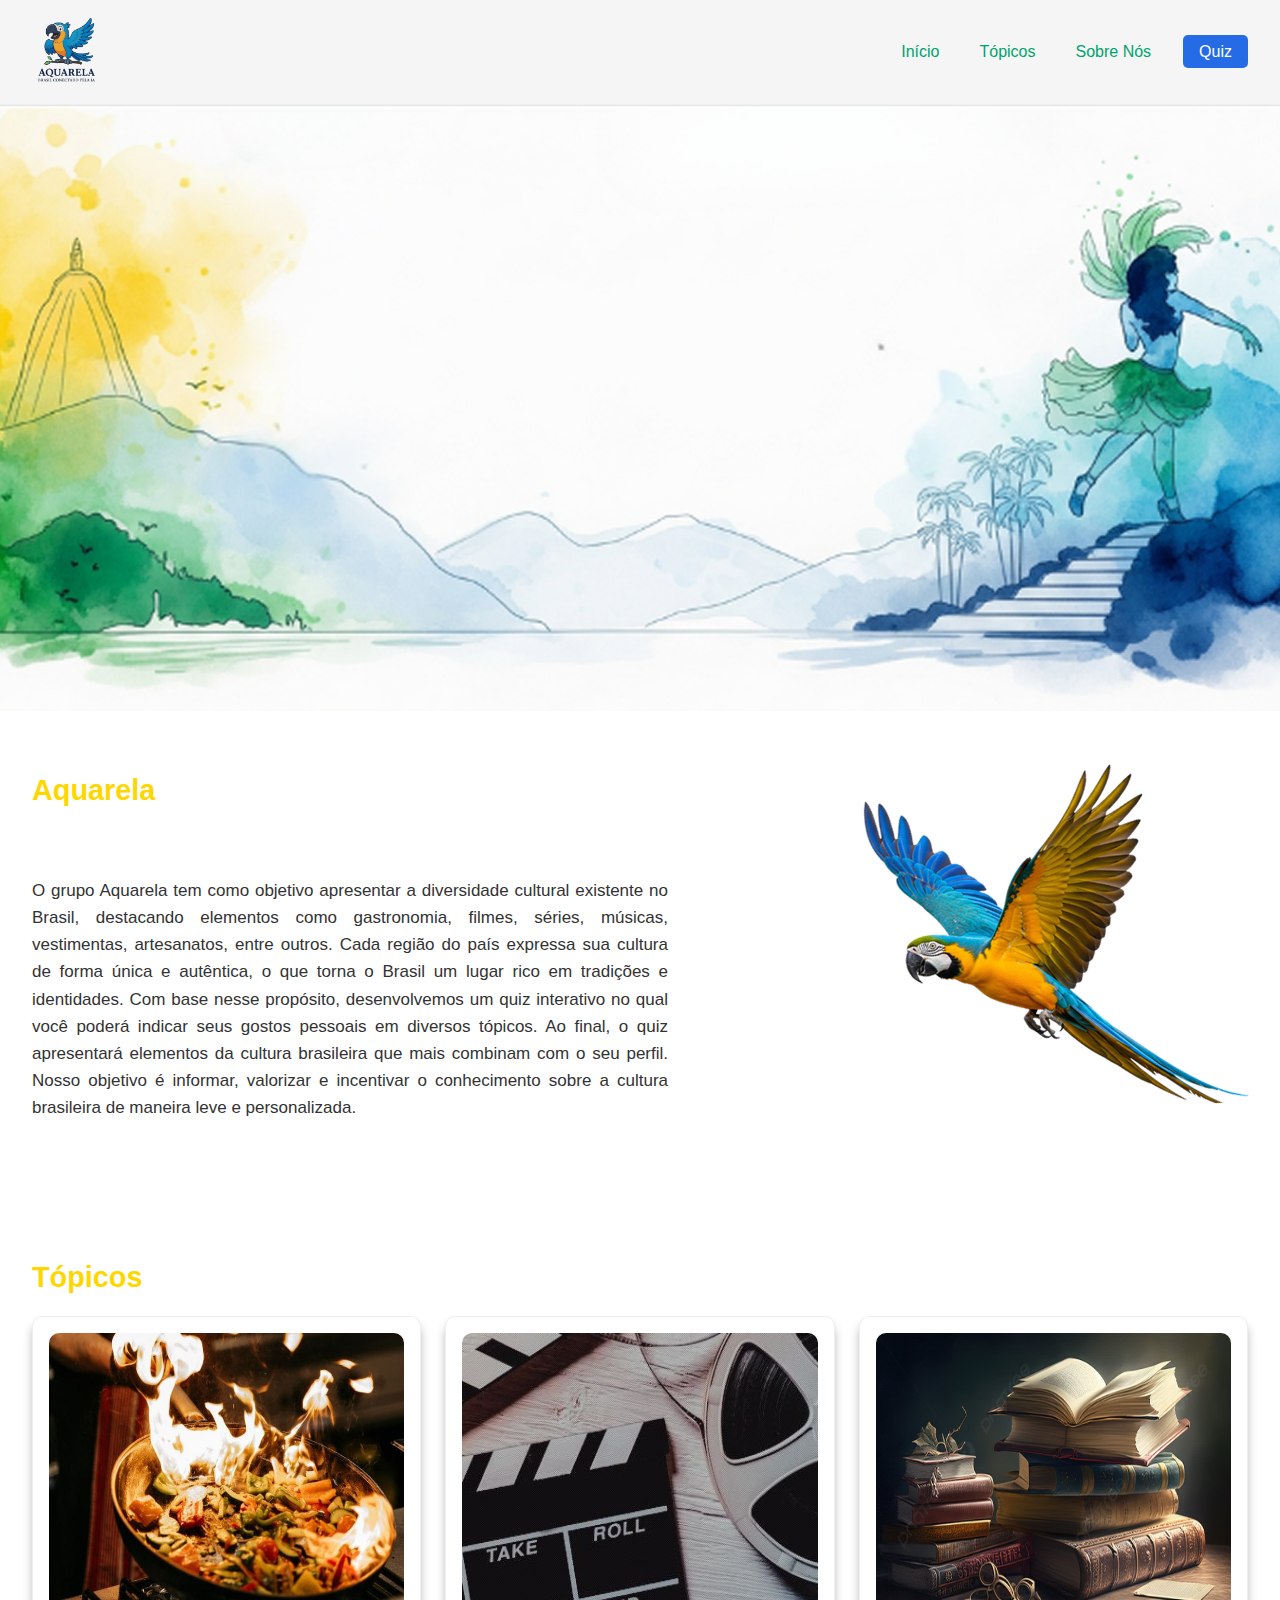
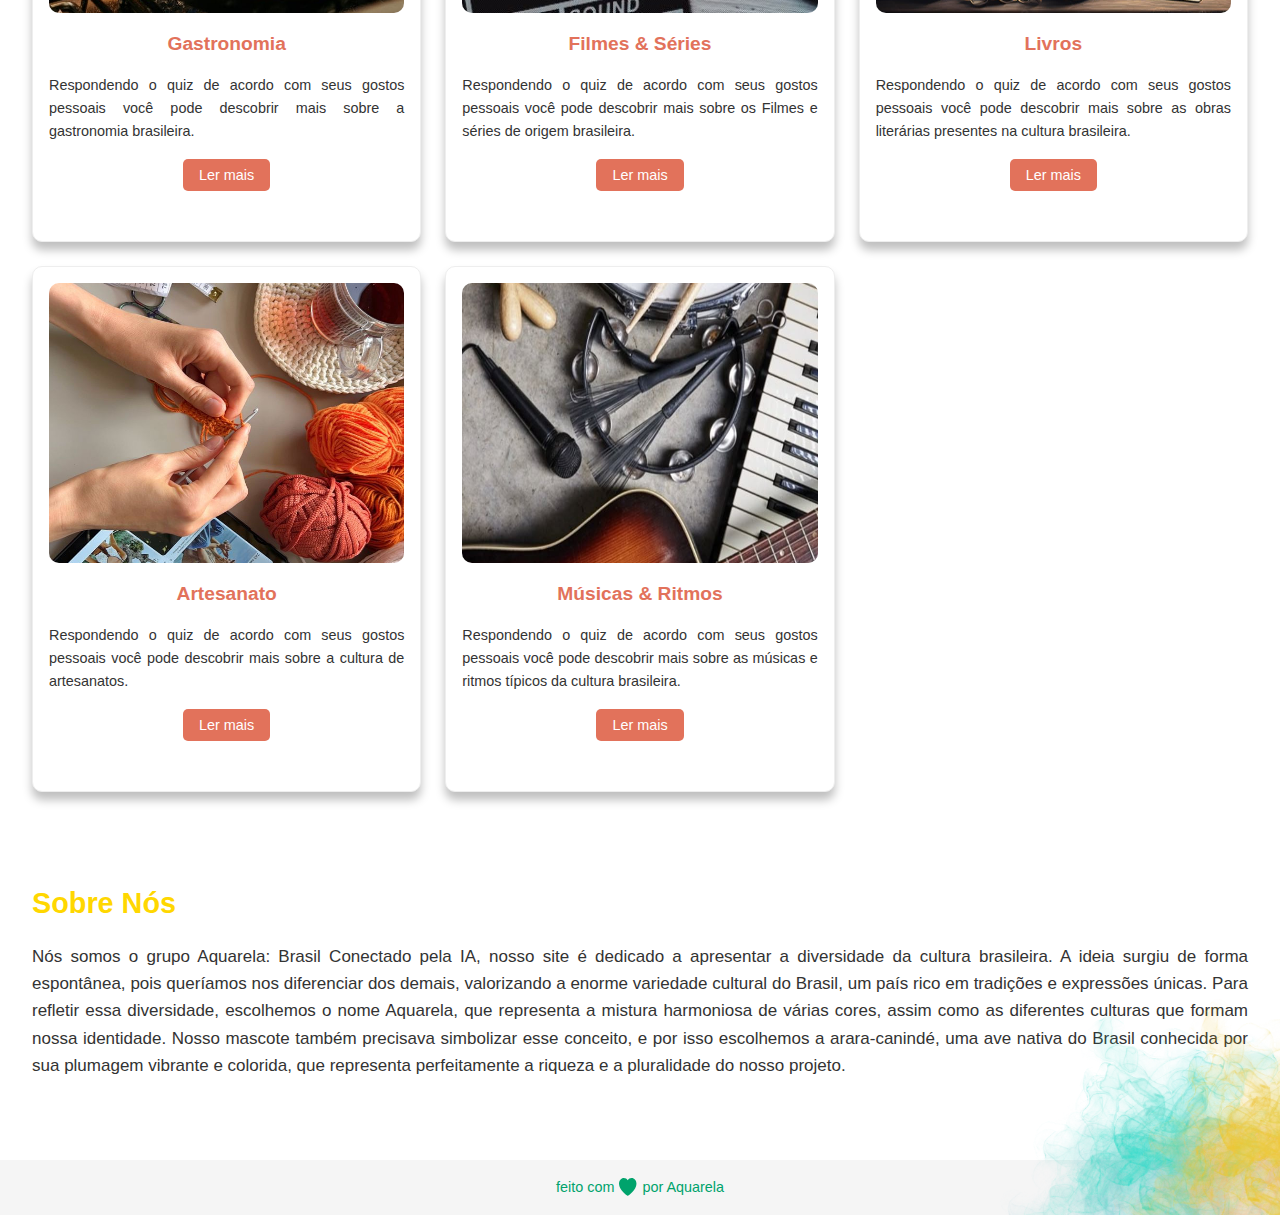
<file: index.html>
<!DOCTYPE html>
<html lang="pt-BR">
<head>
  <meta charset="UTF-8">
  <meta name="viewport" content="width=device-width, initial-scale=1.0">
  <title>Landing Page</title>
  <link rel="icon" href="assets/logo.aquarela.png">
  <link rel="stylesheet" href="style.css">
</head>
<body>
  <header>
    <img src="assets/logo.aquarela.png" alt="">
    <nav>
      <div class="menu-toggle" id="menu-toggle">
        <img src="assets/Godê.png" alt="icon">
      </div>
      <ul id="menu">
        <li><a href="#inicio">Início</a></li>
        <li><a href="#topicos">Tópicos</a></li>
        <li><a href="#sobre">Sobre Nós</a></li>
        <li><a href="quiz.html" class="quiz-button">Quiz</a></li>
      </ul>
    </nav>
  </header>

  <div class="hero">
    <img src="assets/banner.png" alt="banner aquarela">
  </div>

  <section class="aquarela" id="inicio">
    <h2 class="section-title" style="color:#FFD700;">Aquarela</h2>
    <div class="conteudo-aquarela">
    <p>O grupo Aquarela tem como objetivo apresentar a diversidade cultural existente no Brasil, destacando elementos como gastronomia, filmes, séries, músicas, vestimentas, artesanatos, entre outros. Cada região do país expressa sua cultura de forma única e autêntica, o que torna o Brasil um lugar rico em tradições e identidades.
    Com base nesse propósito, desenvolvemos um quiz interativo no qual você poderá indicar seus gostos pessoais em diversos tópicos. Ao final, o quiz apresentará elementos da cultura brasileira que mais combinam com o seu perfil.
    Nosso objetivo é informar, valorizar e incentivar o conhecimento sobre a cultura brasileira de maneira leve e personalizada.
</p>  

    <img src="assets/arara_caninde.png" alt="Arara">
    </div>
  </section>

  <section class="topicos" id="topicos">
    <h2 class="section-title" style="color:#FFD700;">Tópicos</h2>
      <div class="topicos-container">
          <div class="topico">
            <img src="assets/gastronomia.png" alt="">
            <h3>Gastronomia</h3>
            <p class="texto-curto">Respondendo o quiz de acordo com seus gostos pessoais você pode descobrir mais sobre a gastronomia brasileira.</p>
            <p class="texto-completo">A gastronomia brasileira é rica, diversa e cheia de personalidade.
              No nosso quiz, você vai descobrir quais pratos e estilos culinários têm mais a ver com o seu paladar.
              Durante o percurso, você poderá escolher entre diferentes estilos como <strong>Tradicional</strong>, que valoriza receitas típicas e regionais;
              <strong>Moderna</strong>, com releituras criativas e visuais marcantes; <strong>Fusão</strong>, que mistura culturas e sabores;
              <strong>Sustentável</strong> , focada no uso consciente dos ingredientes; <strong>Funcional</strong>, voltada para a saúde e bem-estar;
              <strong>Plant-based e vegana</strong>, com preparos sem ingredientes de origem animal; 
                Além disso, você também poderá indicar se prefere sabores salgados ou doces, para que a experiência seja ainda mais personalizada.</p>
            <button class="btn toggle-btn">Ler mais</button>
            </div>
        
          <div class="topico">
            <img src="assets/filmes e séries.jpg">
            <h3>Filmes & Séries</h3>
            <p class="texto-curto">Respondendo o quiz de acordo com seus gostos pessoais você pode descobrir mais sobre os Filmes e séries de origem brasileira.</p>
            <p class="texto-completo">Os filmes e séries brasileiras são um reflexo vibrante da nossa identidade cultural, revelando a riqueza das histórias, personagens e realidades que compõem o Brasil. Produzidas em todas as regiões do país, essas obras exploram temas como cotidiano, política, desigualdade, humor, folclore, amor e resistência — sempre com um olhar único e autêntico.
            Do cinema regional ao streaming, passando pelas novelas e minisséries, a produção audiovisual brasileira tem ganhado destaque nacional e internacional, mostrando a força da nossa criatividade e da nossa linguagem própria. Mais do que entretenimento, filmes e séries nacionais são uma forma de preservar, questionar e celebrar a cultura brasileira, conectando assim pessoas, regiões e histórias por trás das telas</p>
            <button class="btn toggle-btn">Ler mais</button>
          </div>
          
          <div class="topico">
            <img src="assets/livros.png" alt="">
            <h3>Livros</h3>
            <p class="texto-curto">Respondendo o quiz de acordo com seus gostos pessoais você pode descobrir mais sobre as obras literárias presentes na cultura brasileira.</p>
            <p class="texto-completo">
            No nosso quiz, você poderá descobrir quais gêneros literários mais combinam com você.
            Entre as opções, está a <strong>História</strong>, que transporta o leitor para diferentes épocas, revelando fatos, personagens e eventos que moldaram o mundo, ideal para quem ama aprender e compreender o passado;
            a <strong>Poesia</strong>, com versos cheios de emoção, ritmo e sensibilidade, perfeita para quem enxerga beleza nas palavras e nas pequenas coisas do cotidiano;
            o <strong>Romance</strong>, que envolve tramas apaixonantes, personagens cativantes e histórias que exploram os sentimentos humanos em toda a sua intensidade;
            o <strong>Mistério</strong>, repleto de suspense, segredos e reviravoltas, ideal para quem gosta de desvendar enigmas e se surpreender a cada página;
            a <strong>Ficção</strong>, que estimula a imaginação e nos transporta para mundos fantásticos, realidades alternativas e futuros distantes;
          </p>
            <button class="btn toggle-btn">Ler mais</button>
          </div>

          <div class="topico">
            <img src="assets/artesanato.png" alt="">
            <h3>Artesanato</h3>
            <p class="texto-curto">Respondendo o quiz de acordo com seus gostos pessoais você pode descobrir mais sobre a cultura de artesanatos.</p>
            <p class="texto-completo">O artesanato brasileiro é cheio de história, criatividade e identidade. 
            No nosso quiz, você vai encontrar diferentes tipos de artesanato e poderá escolher aqueles que mais combinam com você.
            As opções incluem <strong>Cerâmica</strong>, com peças moldadas em barro e queimadas em forno, muito presentes em várias regiões do país; 
            <strong>Tricô</strong>, feito com agulhas e fios para criar roupas e acessórios cheios de textura; 
            <strong>Crochê</strong>, semelhante ao tricô, mas feito com uma única agulha, muito usado em peças decorativas e utilitárias; 
            <strong>Patchwork</strong>, que junta retalhos de tecido em composições criativas, comuns em colchas e bolsas; 
            <strong>Biscuit</strong>, uma massa modelável usada para criar enfeites delicados e personalizados; 
            <strong>Velas artesanais</strong>, que combinam cor, aroma e decoração; 
            <strong>Sabonetes artesanais</strong>, feitos com ingredientes naturais e formatos criativos;
            e <strong>Macramê</strong>, uma técnica de trançado com fios e nós que forma desde painéis de parede até acessórios. 
            Com base nas suas escolhas no quiz, você descobrirá quais desses estilos têm mais a ver com o seu gosto e personalidade.</p>
            <button class="btn toggle-btn">Ler mais</button>
          </div>

          <div class="topico">
            <img src="assets/musicas.png" alt="">
            <h3>Músicas & Ritmos</h3>
            <p class="texto-curto">Respondendo o quiz de acordo com seus gostos pessoais você pode descobrir mais sobre as músicas e ritmos típicos da cultura brasileira.</p>
            <p class="texto-completo">A música brasileira é uma expressão viva da diversidade cultural do país,
              reunindo ritmos e estilos que refletem a mistura de influências locais e globais. 
              No nosso quiz, você poderá escolher os gêneros musicais que mais combinam com você. 
              Entre as opções estão o <strong>Afrobeats</strong>, um ritmo vibrante com raízes africanas que conquistou o mundo;
              o <strong>Axé</strong>, animado e contagiante, típico do Carnaval baiano; 
              o <strong>Trap</strong>, estilo urbano e moderno com batidas marcantes; 
              o <strong>Samba</strong>, símbolo do Brasil, com seu ritmo alegre e cadenciado; 
              a <strong>Eletrônica</strong> que envolve sons digitais e batidas dançantes; 
              o <strong>Forró</strong>, ritmo nordestino que convida à dança; 
              o <strong>Funk</strong>, com suas batidas aceleradas e letras diretas; 
              o <strong>Gospel</strong>, música de fé e espiritualidade; 
              o <strong>Jazz</strong>, conhecido pela improvisação e sofisticação; 
              a <strong>MPB</strong> (Música Popular Brasileira), que mistura vários estilos com letras poéticas; 
              o <strong>Pagode</strong>, vertente do samba com clima mais descontraído; 
              o <strong>Piseiro</strong>, ritmo nordestino que tem ganhado espaço; 
              o <strong>Reggae</strong>, com mensagens de paz e ritmo relaxante; 
              e o <strong>Pop</strong>, música popular que domina as paradas.</p>
            <button class="btn toggle-btn">Ler mais</button>
          </div>
      </div>
    </div>
  </section>

  <section class="sobre" id="sobre">
    <h2 class="section-title" style="color:#FFD700;">Sobre Nós</h2>
    <p>Nós somos o grupo Aquarela: Brasil Conectado pela IA, nosso site é dedicado a apresentar a diversidade da cultura brasileira. 
    A ideia surgiu de forma espontânea, pois queríamos nos diferenciar dos demais, valorizando a enorme variedade cultural do Brasil,
    um país rico em tradições e expressões únicas.
    Para refletir essa diversidade, escolhemos o nome Aquarela, 
    que representa a mistura harmoniosa de várias cores, assim como as diferentes culturas que formam nossa identidade.
    Nosso mascote também precisava simbolizar esse conceito, e por isso escolhemos a arara-canindé, uma ave nativa do Brasil
    conhecida por sua plumagem vibrante e colorida, que representa perfeitamente a riqueza e a pluralidade do nosso projeto.</p>
  </section>

  <footer>
        feito com  <img src="assets/ph_heart-fill.svg" alt="coracao">  por Aquarela
    </footer> 

  <script src="script.js"></script>
</body>
</html>
</file>
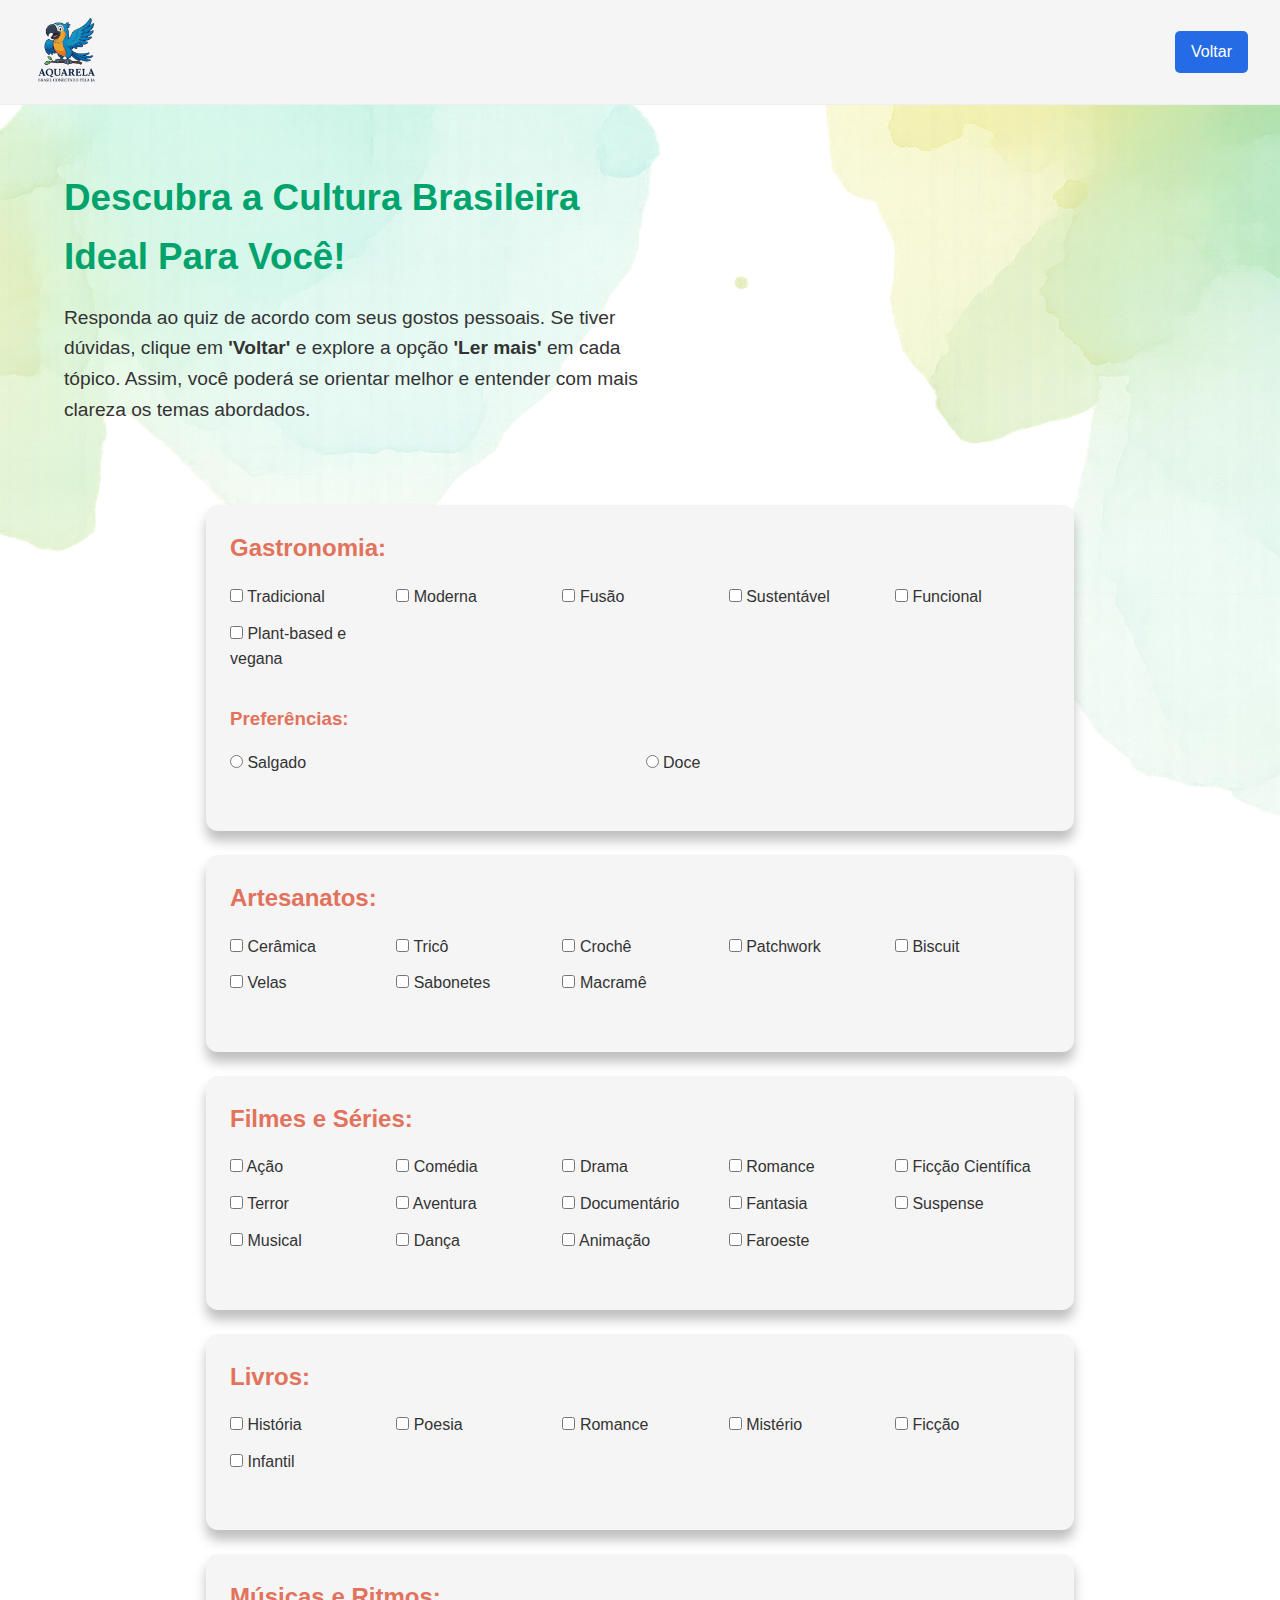
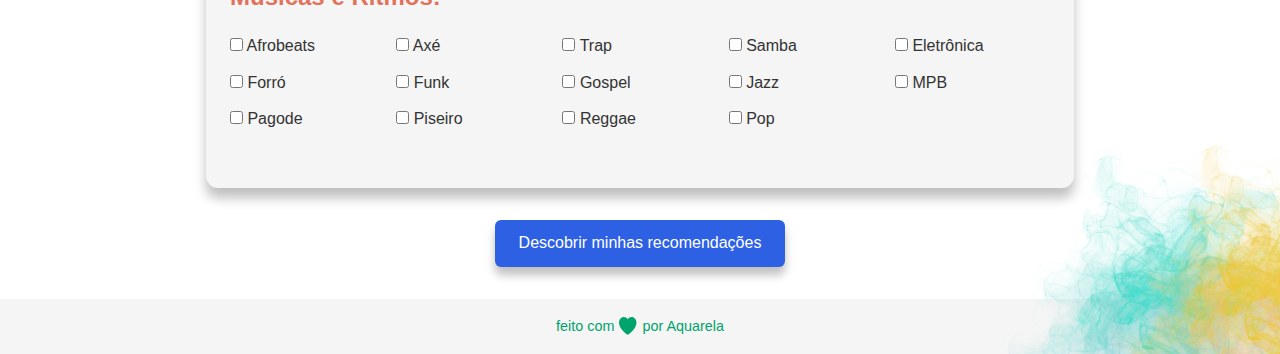
<file: quiz.html>
<!DOCTYPE html>
<html lang="pt-br">
  <head>
    <meta charset="UTF-8" />
    <meta name="viewport" content="width=device-width, initial-scale=1.0" />
    <title>Quiz Cultural</title>
    <link rel="icon" href="assets-quiz/logo.aquarela.png" />
    <link rel="stylesheet" href="style-quiz.css" />
  </head>
  <body>
    <header>
      <img src="assets-quiz/logo.aquarela.png" alt="" />
      <a href="index.html" class="voltar-button">Voltar</a>
    </header>

    <section class="hero">
      <div class="hero-text">
        <h1>Descubra a Cultura Brasileira Ideal Para Você!</h1>
        <p>
          Responda ao quiz de acordo com seus gostos pessoais. Se tiver dúvidas,
          clique em <strong>'Voltar'</strong> e explore a opção
          <strong>'Ler mais'</strong> em cada tópico. Assim, você poderá se
          orientar melhor e entender com mais clareza os temas abordados.
        </p>
      </div>
    </section>

    <main>
      <form id="quizForm">
        <div class="card">
          <h2>Gastronomia:</h2>
          <div class="grid">
            <label
              ><input type="checkbox" name="gastronomia" value="Tradicional" />
              Tradicional</label
            >
            <label
              ><input type="checkbox" name="gastronomia" value="Moderna" />
              Moderna</label
            >
            <label
              ><input type="checkbox" name="gastronomia" value="Fusão" />
              Fusão</label
            >
            <label
              ><input type="checkbox" name="gastronomia" value="Sustentável" />
              Sustentável</label
            >
            <label
              ><input type="checkbox" name="gastronomia" value="Funcional" />
              Funcional</label
            >
            <label
              ><input type="checkbox" name="gastronomia" value="Vegana" />
              Plant-based e vegana</label
            >
          </div>
          <h3>Preferências:</h3>
          <div class="grid">
            <label
              ><input type="radio" name="preferencia" value="Salgado" />
              Salgado</label
            >
            <label
              ><input type="radio" name="preferencia" value="Doce" />
              Doce</label
            >
          </div>
        </div>

        <div class="card">
          <h2>Artesanatos:</h2>
          <div class="grid">
            <label
              ><input type="checkbox" name="artesanato" value="Cerâmica" />
              Cerâmica</label
            >
            <label
              ><input type="checkbox" name="artesanato" value="Tricô" />
              Tricô</label
            >
            <label
              ><input type="checkbox" name="artesanato" value="Crochê" />
              Crochê</label
            >
            <label
              ><input type="checkbox" name="artesanato" value="Patchwork" />
              Patchwork</label
            >
            <label
              ><input type="checkbox" name="artesanato" value="Biscuit" />
              Biscuit</label
            >
            <label
              ><input type="checkbox" name="artesanato" value="Velas" />
              Velas</label
            >
            <label
              ><input type="checkbox" name="artesanato" value="Sabonetes" />
              Sabonetes</label
            >
            <label
              ><input type="checkbox" name="artesanato" value="Macramê" />
              Macramê</label
            >
          </div>
        </div>

        <div class="card">
          <h2>Filmes e Séries:</h2>
          <div class="grid">
            <label
              ><input type="checkbox" name="filmes" value="Ação" /> Ação</label
            >
            <label
              ><input type="checkbox" name="filmes" value="Comédia" />
              Comédia</label
            >
            <label
              ><input type="checkbox" name="filmes" value="Drama" />
              Drama</label
            >
            <label
              ><input type="checkbox" name="filmes" value="Romance" />
              Romance</label
            >
            <label
              ><input type="checkbox" name="filmes" value="Ficção Científica" />
              Ficção Científica</label
            >
            <label
              ><input type="checkbox" name="filmes" value="Terror" />
              Terror</label
            >
            <label
              ><input type="checkbox" name="filmes" value="Aventura" />
              Aventura</label
            >
            <label
              ><input type="checkbox" name="filmes" value="Documentário" />
              Documentário</label
            >
            <label
              ><input type="checkbox" name="filmes" value="Fantasia" />
              Fantasia</label
            >
            <label
              ><input type="checkbox" name="filmes" value="Suspense" />
              Suspense</label
            >
            <label
              ><input type="checkbox" name="filmes" value="Musical" />
              Musical</label
            >
            <label
              ><input type="checkbox" name="filmes" value="Dança" />
              Dança</label
            >
            <label
              ><input type="checkbox" name="filmes" value="Animação" />
              Animação</label
            >
            <label
              ><input type="checkbox" name="filmes" value="Faroeste" />
              Faroeste</label
            >
          </div>
        </div>

        <div class="card">
          <h2>Livros:</h2>
          <div class="grid">
            <label
              ><input type="checkbox" name="livros" value="História" />
              História</label
            >
            <label
              ><input type="checkbox" name="livros" value="Poesia" />
              Poesia</label
            >
            <label
              ><input type="checkbox" name="livros" value="Romance" />
              Romance</label
            >
            <label
              ><input type="checkbox" name="livros" value="Mistério" />
              Mistério</label
            >
            <label
              ><input type="checkbox" name="livros" value="Ficção" />
              Ficção</label
            >
            <label
              ><input type="checkbox" name="livros" value="Infantil" />
              Infantil</label
            >
          </div>
        </div>

        <div class="card">
          <h2>Músicas e Ritmos:</h2>
          <div class="grid">
            <label
              ><input type="checkbox" name="musicas" value="Afrobeats" />
              Afrobeats</label
            >
            <label
              ><input type="checkbox" name="musicas" value="Axé" /> Axé</label
            >
            <label
              ><input type="checkbox" name="musicas" value="Trap" /> Trap</label
            >
            <label
              ><input type="checkbox" name="musicas" value="Samba" />
              Samba</label
            >
            <label
              ><input type="checkbox" name="musicas" value="Eletrônica" />
              Eletrônica</label
            >
            <label
              ><input type="checkbox" name="musicas" value="Forró" />
              Forró</label
            >
            <label
              ><input type="checkbox" name="musicas" value="Funk" /> Funk</label
            >
            <label
              ><input type="checkbox" name="musicas" value="Gospel" />
              Gospel</label
            >
            <label
              ><input type="checkbox" name="musicas" value="Jazz" /> Jazz</label
            >
            <label
              ><input type="checkbox" name="musicas" value="MPB" /> MPB</label
            >
            <label
              ><input type="checkbox" name="musicas" value="Pagode" />
              Pagode</label
            >
            <label
              ><input type="checkbox" name="musicas" value="Piseiro" />
              Piseiro</label
            >
            <label
              ><input type="checkbox" name="musicas" value="Reggae" />
              Reggae</label
            >
            <label
              ><input type="checkbox" name="musicas" value="Pop" /> Pop</label
            >
          </div>
        </div>

        <div class="center">
          <button type="submit" class="submit-btn">
            Descobrir minhas recomendações
          </button>
          <div id="resultado">
            <p id="resposta"></p>
          </div>
        </div>
      </form>
    </main>

    <footer>
      feito com <img src="assets-quiz/ph_heart-fill.svg" alt="coracao" /> por
      Aquarela
    </footer>

    <script src="script-quiz.js"></script>
  </body>
</html>
</file>
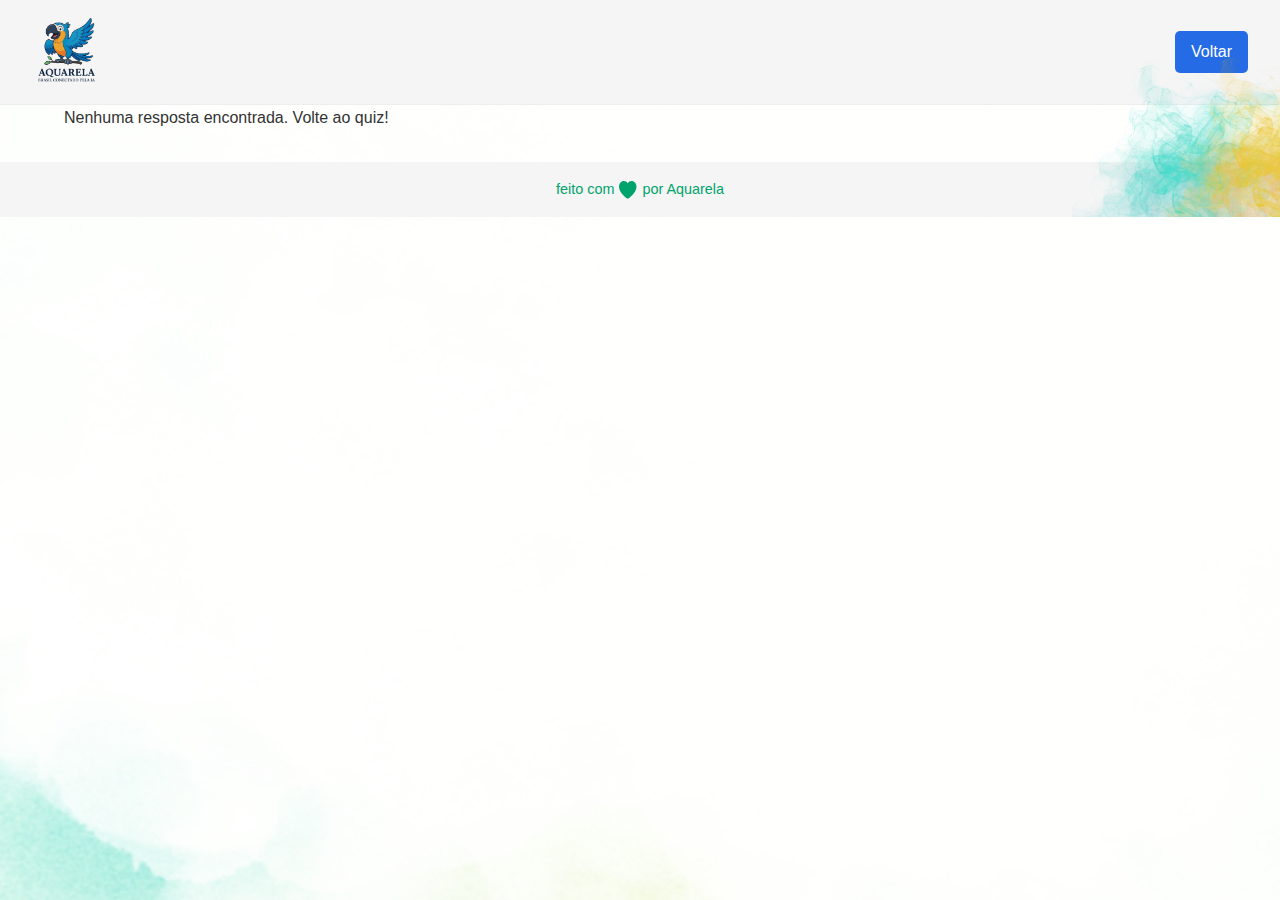
<file: recomendacoes.html>
<!DOCTYPE html>
<html lang="pt-BR">
  <head>
    <meta charset="UTF-8" />
    <meta name="viewport" content="width=device-width, initial-scale=1.0" />
    <title>Resultado do Quiz</title>
    <link rel="icon" href="assets-recomendacoes/logo.aquarela.png" />
    <link rel="stylesheet" href="recomendacoes.css" />
  </head>
  <body>
    <header>
      <img src="assets-recomendacoes/logo.aquarela.png" alt="" />
      <a href="quiz.html" class="voltar-button">Voltar</a>
    </header>
    <div id="resultado-container" class="grid-container"></div>
    <footer>
      feito com
      <img src="assets-recomendacoes/ph_heart-fill.svg" alt="coracao" /> por
      Aquarela
    </footer>
    <script src="dados.js"></script>
    <script src="recomendacoes.js"></script>
  </body>
</html>
</file>
<file: style.css>
body {
  margin: 0;
  padding: 0;
  width: 100%;
  font-family: Arial, sans-serif;
  line-height: 1.6;
  color: #333;
  position: relative;
  background-color: #ffffff;
}

body::after {
  content: "";
  position: absolute;
  bottom: 0;
  right: 0;
  width: 25%;
  height: 100%;
  background: url("assets/mancha_footer.png") no-repeat right bottom;
  background-size: contain;
  pointer-events: none;
  z-index: 2;
}

body > * {
  position: relative;
  z-index: 1;
}

header {
  background: #f5f5f5;
  display: flex;
  justify-content: space-between;
  align-items: center;
  padding: 1rem 2rem;
  border-bottom: 1px solid #eee;
  position: sticky;
  top: 0;
  z-index: 1000;
}

header img {
  max-width: 65px;
}

nav ul {
  list-style: none;
  display: flex;
  align-items: center;
  gap: 1.5rem;
  margin: 0;
  padding: 0;
}

nav a {
  text-decoration: none;
  color: #00a36c;
  transition: color 0.3s;
  padding: 0.5rem;
}

nav a:hover {
  color: #256be5;
}

nav a.quiz-button {
  background-color: #256be5;
  color: #fff;
  padding: 8px 16px;
  border-radius: 5px;
  transition: background-color 0.3s;
  font-weight: normal;
}

nav a.quiz-button:hover {
  background-color: #007c51;
  color: #fff;
}

.menu-toggle {
  display: none;
  flex-direction: column;
  cursor: pointer;
}

.menu-toggle img {
  height: 50px;
  width: 55px;
  margin: 4px 0;
  padding: 8px 16px;
  transition: 0.3s;
}

.hero img {
  width: 100%;
  height: auto;
  display: block;
  margin-top: -10px;
  object-fit: cover;
}

section {
  padding: 2rem;
  max-width: 1350px;
  margin: auto;
}

.section-title {
  font-size: 1.8rem;
  margin-bottom: 1rem;
}

.conteudo-aquarela {
  display: flex;
  align-items: center;
  gap: 130px;
}

.aquarela img {
  max-width: 450px;
  height: auto;
  transform: rotate(-20deg);
  margin-top: -150px;
}

.aquarela p {
  max-width: 85%;
  text-align: justify;
  margin-top: 20px;
  font-size: 17px;
}

.topicos-container {
  display: grid;
  grid-template-columns: repeat(3, 1fr);
  gap: 1.5rem;
  justify-content: center;
  margin-top: 1rem;
}

.topico {
  background: #fff;
  border: 1px solid #eee;
  border-radius: 10px;
  overflow: hidden;
  box-shadow: 0 2px 6px rgba(0, 0, 0, 0.1);
  text-align: center;
  padding: 1rem;
  transition: all 0.3s ease;
  height: auto;
  align-self: start;
  box-shadow: 0 8px 10px rgba(0, 0, 0, 0.25);
}

.topico.expanded {
  grid-column: auto;
}

.texto-completo {
  display: none;
}

.topico img {
  width: 100%;
  height: 280px;
  border-radius: 10px;
}

.topico h3 {
  margin: 0.5rem 0;
  font-size: 1.2rem;
  color: #e2725b;
}

.topico p {
  font-size: 0.9rem;
  margin-bottom: 1rem;
  text-align: justify;
}

.btn {
  display: inline-block;
  padding: 0.5rem 1rem;
  background: #e2725b;
  color: #fff;
  border-radius: 5px;
  text-decoration: none;
  font-size: 0.9rem;
  transition: background 0.3s;
  cursor: pointer;
  border: none;
}

.btn:hover {
  background: #ff5a39;
}

.sobre {
  font-size: 17px;
  text-align: justify;
}

footer {
  text-align: center;
  padding: 1rem;
  gap: 5px;
  font-size: 0.9rem;
  background: #f5f5f5;
  margin-top: 2rem;
  color: #00a36c;
  display: flex;
  justify-content: center;
  align-items: center;
  position: relative;
  z-index: 1;
}

@media (max-width: 900px) {
  .topicos-container {
    grid-template-columns: repeat(2, 1fr);
  }
}

@media (max-width: 600px) {
  .topicos-container {
    grid-template-columns: 1fr;
  }
}

@media (max-width: 768px) {
  nav ul {
    display: none;
    flex-direction: column;
    background: #fff;
    position: absolute;
    top: 60px;
    right: 20px;
    padding: 1rem;
    border: none;
    box-shadow: 0 2px 6px rgba(0, 0, 0, 0.1);
  }

  nav ul.show {
    display: flex;
  }

  .menu-toggle {
    display: flex;
  }
  .menu-toggle img {
    padding: 2px 4px;
  }

  .conteudo-aquarela {
    flex-direction: column;
    gap: 40px;
    text-align: center;
  }

  .aquarela p {
    max-width: 100%;
    font-size: 16px;
    margin-top: 0;
    padding: 0 1rem;
  }

  .aquarela img {
    max-width: 80%;
    margin-top: -50px;
    transform: rotate(-15deg);
  }

  body::after {
    width: 270px;
    height: 350px;
  }
}
</file>
<file: style-quiz.css>
* {
  margin: 0;
  padding: 0;
  box-sizing: border-box;
}

body {
  margin: 0;
  padding: 0;
  width: 100%;
  font-family: Arial, sans-serif;
  line-height: 1.6;
  color: #333;
  position: relative;
  background-color: #ffffff;
}

body::before {
  content: "";
  position: absolute;
  top: 0;
  left: 0;
  width: 1513px;
  height: 100%;
  background: url("assets-quiz/mancha_hero.png") no-repeat center top;
  background-size: contain;
  pointer-events: none;
  z-index: 0;
}

body::after {
  content: "";
  position: absolute;
  bottom: 0;
  right: 0;
  width: 25%;
  height: 100%;
  background: url("assets-quiz/mancha_footer.png") no-repeat right bottom;
  background-size: contain;
  pointer-events: none;
  z-index: 2;
}

body > * {
  position: relative;
  z-index: 1;
}

header {
  display: flex;
  justify-content: space-between;
  align-items: center;
  padding: 1rem 2rem;
  background: #f5f5f5;
  border-bottom: 1px solid #eee;
}

header img {
  max-width: 65px;
}

header a.voltar-button {
  background-color: #256be5;
  color: #fff;
  padding: 8px 16px;
  border-radius: 5px;
  transition: background-color 0.3s;
  font-weight: normal;
  text-decoration: none;
}

header a.voltar-button:hover {
  background-color: #007c51;
  color: #fff;
}

.hero-text {
  text-align: left;
  margin-left: 4rem;
  max-width: 580px;
  padding-top: 4rem;
}

.hero-text h1 {
  font-size: 2.3rem;
  margin: 0 0 1rem 0;
  color: #00a36c;
}

.hero-text p {
  font-size: 1.2rem;
  margin: 0 0 5rem 0;
}

main {
  max-width: 900px;
  margin: 2rem auto;
  padding: 0 1rem;
}

.card {
  background: #f5f5f5;
  padding: 1.5rem;
  margin-bottom: 1.5rem;
  border-radius: 12px;
  box-shadow: 0 10px 12px rgba(0, 0, 0, 0.25);
}

.card h2,
.card h3 {
  margin-bottom: 1rem;
  color: #e2725b;
}

.grid {
  margin-bottom: 2rem;
  display: grid;
  grid-template-columns: repeat(auto-fit, minmax(150px, 1fr));
  gap: 0.7rem;
}

.submit-btn {
  background: #2d60e3;
  color: #fff;
  border: none;
  padding: 0.9rem 1.5rem;
  border-radius: 6px;
  font-size: 1rem;
  cursor: pointer;
  box-shadow: 0 8px 10px rgba(0, 0, 0, 0.25);
}

#resultado {
  display: none;
  margin-top: 2rem;
  text-align: center;
}

#resposta {
  font-size: 1.1rem;
  color: #333;
}

.center {
  text-align: center;
  margin-top: 2rem;
}

footer {
  text-align: center;
  padding: 1rem;
  gap: 5px;
  font-size: 0.9rem;
  background: #f5f5f5;
  margin-top: 2rem;
  color: #00a36c;
  display: flex;
  justify-content: center;
  align-items: center;
  position: relative;
  z-index: 1;
}

@media (max-width: 768px) {
  body::after {
    width: 270px;
    height: 350px;
  }
  body::before {
    width: 100%;
    height: 90%;
  }
  .hero-text {
    text-align: left;
    max-width: 580px;
    margin-left: 25px;
    padding-top: 4rem;
  }
}
</file>
<file: recomendacoes.css>
* {
  margin: 0;
  padding: 0;
  box-sizing: border-box;
}

body {
  margin: 0;
  padding: 0;
  width: 100%;
  font-family: Arial, sans-serif;
  line-height: 1.6;
  color: #333;
  position: relative;
  background-image: url("assets-recomendacoes/body-image.png");
  background-size: cover;
  background-position: center;
  background-repeat: no-repeat;
}

body::after {
  content: "";
  position: absolute;
  bottom: 0;
  right: 0;
  width: 25%;
  height: 100%;
  background: url("assets-recomendacoes/footer.png") no-repeat right bottom;
  background-size: contain;
  pointer-events: none;
  z-index: 2;
}

body > * {
  position: relative;
  z-index: 1;
}

header {
  display: flex;
  justify-content: space-between;
  align-items: center;
  padding: 1rem 2rem;
  background: #f5f5f5;
  border-bottom: 1px solid #eee;
}

header img {
  max-width: 65px;
}

header a.voltar-button {
  background-color: #256be5;
  color: #fff;
  padding: 8px 16px;
  border-radius: 5px;
  transition: background-color 0.3s;
  font-weight: normal;
  text-decoration: none;
}

header a.voltar-button:hover {
  background-color: #007c51;
  color: #fff;
}

h2 {
  font-size: 1.8rem;
  margin: 2rem 0 1rem 0;
  color: #e2725b;
}

#resultado-container {
  display: flex;
  flex-direction: column;
  gap: 2rem;
  padding: 0 4rem;
}

.cards {
  display: grid;
  grid-template-columns: repeat(auto-fit, minmax(280px, 4fr));
  gap: 1.5rem;
}

.card {
  background: #fff;
  border-radius: 12px;
  overflow: hidden;
  box-shadow: 0 4px 12px rgba(0, 0, 0, 0.1);
  transition: transform 0.2s, box-shadow 0.2s;
  box-shadow: 0 10px 12px rgba(0, 0, 0, 0.25);
}

.card:hover {
  transform: translateY(-5px);
  box-shadow: 0 8px 20px rgba(0, 0, 0, 0.15);
}

.card img {
  width: 100%;
  height: 250px;
  object-fit: cover;
}

.card-content {
  padding: 0.8rem 1rem;
  text-align: center;
}

.card-content strong {
  display: block;
  font-size: 1rem;
  margin-bottom: 0.3rem;
  color: #256be5;
}

.card-content em,
.card-content span {
  display: block;
  font-size: 0.85rem;
  color: #555;
  margin-bottom: 0.2rem;
}

.card-content p {
  font-size: 0.8rem;
  color: #444;
  margin-top: 0.5rem;
  text-align: justify;
}

footer {
  text-align: center;
  padding: 1rem;
  gap: 5px;
  font-size: 0.9rem;
  background: #f5f5f5;
  margin-top: 2rem;
  color: #00a36c;
  display: flex;
  justify-content: center;
  align-items: center;
  position: relative;
  z-index: 1;
}

@media (max-width: 768px) {
  .cards {
    grid-template-columns: repeat(auto-fit, minmax(140px, 1fr));
  }

  .card img {
    height: 130px;
  }
  body::after {
    width: 270px;
    height: 350px;
  }
}

@media (max-width: 480px) {
  .cards {
    grid-template-columns: 1fr;
  }

  .card img {
    height: 200px;
  }
}
</file>
